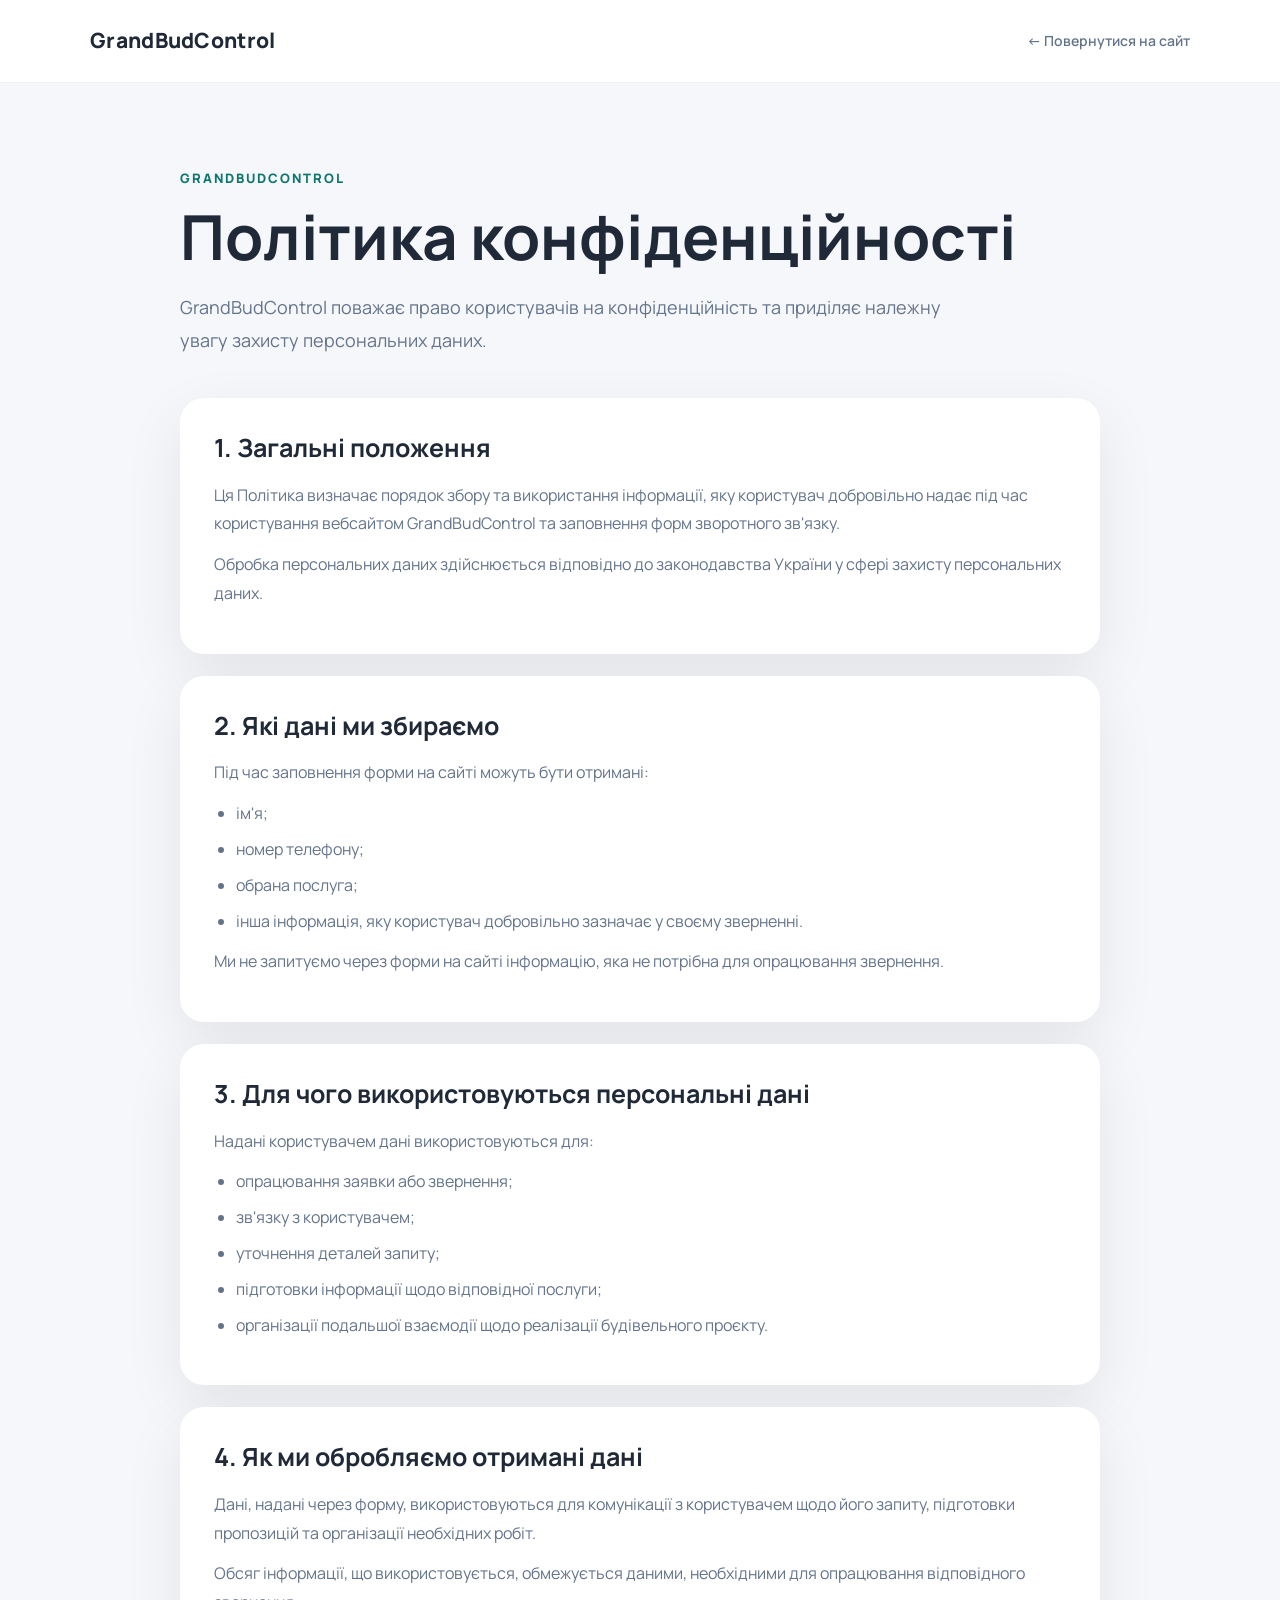
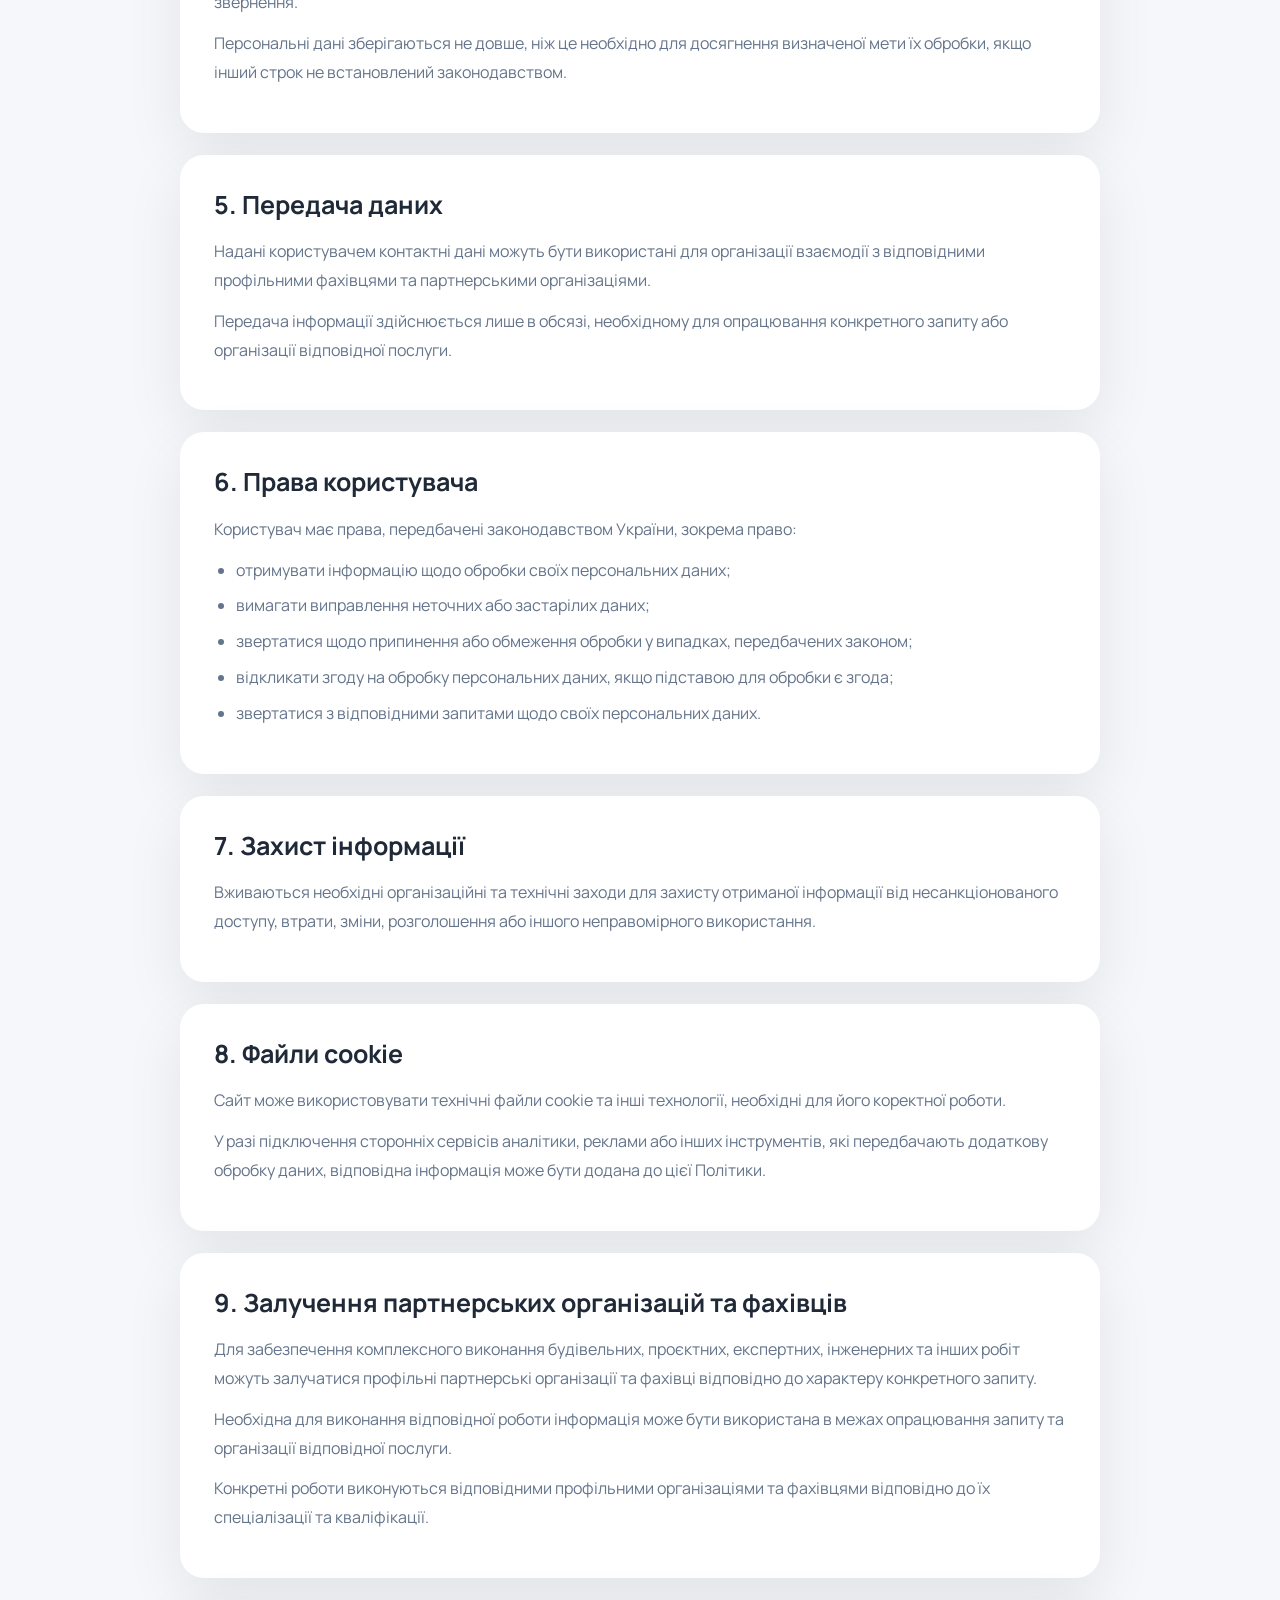
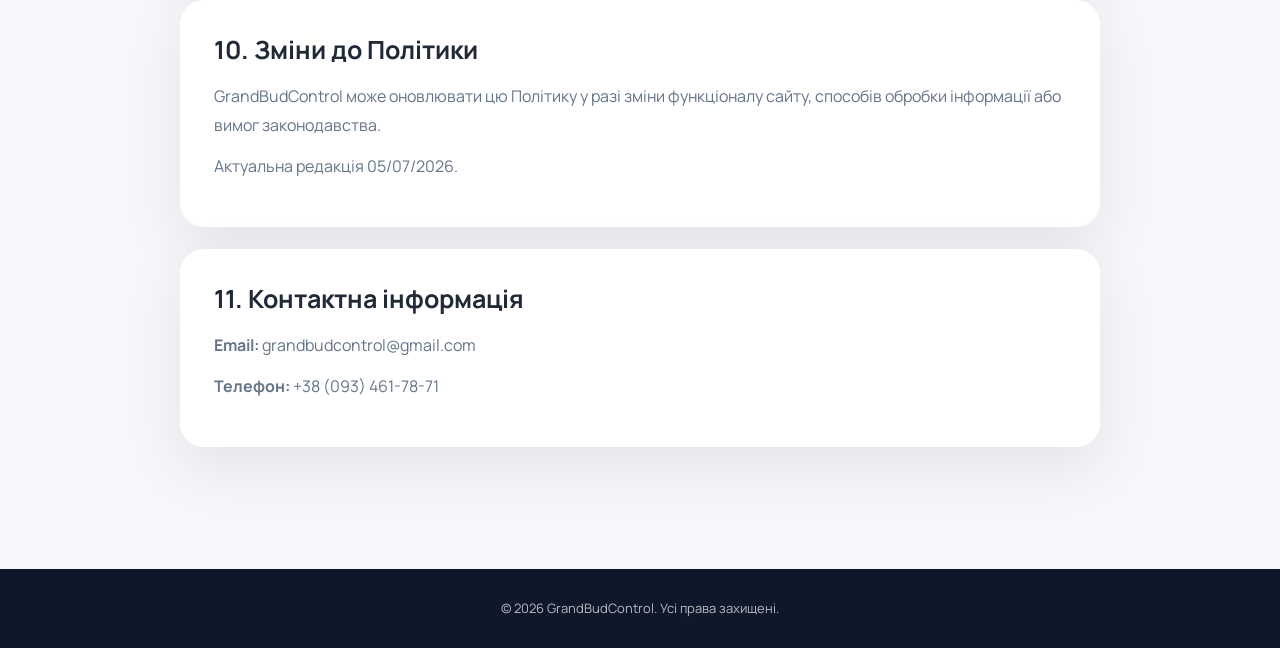
<file: privacy-policy.html>
<!doctype html>
<html lang="uk">
<head>
  <meta charset="UTF-8" />
  <meta name="viewport" content="width=device-width, initial-scale=1.0" />
  <title>Політика конфіденційності | GrandBudControl</title>
  <meta name="description" content="Політика конфіденційності GrandBudControl." />
  <link rel="preconnect" href="https://fonts.googleapis.com" />
  <link rel="preconnect" href="https://fonts.gstatic.com" crossorigin />
  <link href="https://fonts.googleapis.com/css2?family=Manrope:wght@400;500;600;700;800&display=swap" rel="stylesheet" />

  <style>
    :root {
      --primary: #0f766e;
      --primary-dark: #0a5a54;
      --secondary: #f5f7fa;
      --white: #fff;
      --text: #1f2937;
      --muted: #64748b;
      --border: #e5e7eb;
      --shadow: 0 20px 60px rgba(0,0,0,.08);
    }

    * { box-sizing: border-box; margin: 0; padding: 0; }

    html { scroll-behavior: smooth; }

    body {
      font-family: "Manrope", sans-serif;
      color: var(--text);
      background: var(--secondary);
      line-height: 1.8;
    }

    a { color: var(--primary); text-decoration: none; }
    a:hover { color: var(--primary-dark); text-decoration: underline; }

    .header {
      position: sticky;
      top: 0;
      z-index: 10;
      background: rgba(255,255,255,.92);
      backdrop-filter: blur(14px);
      border-bottom: 1px solid rgba(0,0,0,.05);
    }

    .header-inner {
      width: min(1100px, 92%);
      height: 82px;
      margin: auto;
      display: flex;
      align-items: center;
      justify-content: space-between;
      gap: 20px;
    }

    .logo {
      font-size: 21px;
      font-weight: 800;
      letter-spacing: .3px;
      color: var(--text);
    }

    .back {
      font-size: 14px;
      font-weight: 600;
      color: var(--muted);
    }

    main {
      width: min(920px, 92%);
      margin: auto;
      padding: 80px 0 100px;
    }

    .hero {
      margin-bottom: 42px;
    }

    .eyebrow {
      display: inline-block;
      margin-bottom: 14px;
      color: var(--primary);
      font-size: 13px;
      font-weight: 800;
      letter-spacing: 2px;
      text-transform: uppercase;
    }

    h1 {
      font-size: clamp(38px, 6vw, 62px);
      line-height: 1.08;
      margin-bottom: 20px;
    }

    .intro {
      color: var(--muted);
      font-size: 18px;
      max-width: 780px;
    }

    section {
      background: var(--white);
      border-radius: 24px;
      padding: 34px;
      margin-bottom: 22px;
      box-shadow: var(--shadow);
    }

    h2 {
      font-size: 25px;
      line-height: 1.3;
      margin-bottom: 16px;
    }

    p {
      color: var(--muted);
      margin-bottom: 12px;
    }

    ul {
      margin: 8px 0 12px 22px;
      color: var(--muted);
    }

    li { margin-bottom: 7px; }

    .footer {
      background: #0f172a;
      color: rgba(255,255,255,.7);
      padding: 28px 20px;
      text-align: center;
      font-size: 13px;
    }

    @media (max-width: 576px) {
      .header-inner { height: 72px; }
      .logo { font-size: 17px; }
      .back { font-size: 12px; }
      main { padding: 55px 0 70px; }
      section { padding: 24px 20px; border-radius: 18px; }
      h1 { font-size: 38px; }
      .intro { font-size: 16px; }
    }
  </style>
</head>

<body>
  <header class="header">
    <div class="header-inner">
      <a href="index.html" class="logo">GrandBudControl</a>
      <a href="index.html" class="back">← Повернутися на сайт</a>
    </div>
  </header>

  <main>
    <div class="hero">
      <span class="eyebrow">GrandBudControl</span>
      <h1>Політика конфіденційності</h1>
      <p class="intro">
        GrandBudControl поважає право користувачів на конфіденційність та приділяє
        належну увагу захисту персональних даних.
      </p>
    </div>

    <section>
      <h2>1. Загальні положення</h2>
      <p>
        Ця Політика визначає порядок збору та використання інформації, яку
        користувач добровільно надає під час користування вебсайтом
        GrandBudControl та заповнення форм зворотного зв'язку.
      </p>
      <p>
        Обробка персональних даних здійснюється відповідно до законодавства України
        у сфері захисту персональних даних.
      </p>
    </section>

    <section>
      <h2>2. Які дані ми збираємо</h2>
      <p>Під час заповнення форми на сайті можуть бути отримані:</p>
      <ul>
        <li>ім'я;</li>
        <li>номер телефону;</li>
        <li>обрана послуга;</li>
        <li>інша інформація, яку користувач добровільно зазначає у своєму зверненні.</li>
      </ul>
      <p>
        Ми не запитуємо через форми на сайті інформацію, яка не потрібна
        для опрацювання звернення.
      </p>
    </section>

    <section>
      <h2>3. Для чого використовуються персональні дані</h2>
      <p>Надані користувачем дані використовуються для:</p>
      <ul>
        <li>опрацювання заявки або звернення;</li>
        <li>зв'язку з користувачем;</li>
        <li>уточнення деталей запиту;</li>
        <li>підготовки інформації щодо відповідної послуги;</li>
        <li>організації подальшої взаємодії щодо реалізації будівельного проєкту.</li>
      </ul>
    </section>

    <section>
      <h2>4. Як ми обробляємо отримані дані</h2>
      <p>
        Дані, надані через форму, використовуються для комунікації з користувачем
        щодо його запиту, підготовки пропозицій та організації необхідних робіт.
      </p>
      <p>
        Обсяг інформації, що використовується, обмежується даними, необхідними
        для опрацювання відповідного звернення.
      </p>
      <p>
        Персональні дані зберігаються не довше, ніж це необхідно для досягнення
        визначеної мети їх обробки, якщо інший строк не встановлений законодавством.
      </p>
    </section>

    <section>
      <h2>5. Передача даних</h2>
      <p>
        Надані користувачем контактні дані можуть бути використані для організації
        взаємодії з відповідними профільними фахівцями та партнерськими організаціями.
      </p>
      <p>
        Передача інформації здійснюється лише в обсязі, необхідному для опрацювання
        конкретного запиту або організації відповідної послуги.
      </p>
    </section>

    <section>
      <h2>6. Права користувача</h2>
      <p>Користувач має права, передбачені законодавством України, зокрема право:</p>
      <ul>
        <li>отримувати інформацію щодо обробки своїх персональних даних;</li>
        <li>вимагати виправлення неточних або застарілих даних;</li>
        <li>звертатися щодо припинення або обмеження обробки у випадках, передбачених законом;</li>
        <li>відкликати згоду на обробку персональних даних, якщо підставою для обробки є згода;</li>
        <li>звертатися з відповідними запитами щодо своїх персональних даних.</li>
      </ul>
    </section>

    <section>
      <h2>7. Захист інформації</h2>
      <p>
        Вживаються необхідні організаційні та технічні заходи для захисту отриманої
        інформації від несанкціонованого доступу, втрати, зміни, розголошення
        або іншого неправомірного використання.
      </p>
    </section>

    <section>
      <h2>8. Файли cookie</h2>
      <p>
        Сайт може використовувати технічні файли cookie та інші технології,
        необхідні для його коректної роботи.
      </p>
      <p>
        У разі підключення сторонніх сервісів аналітики, реклами або інших
        інструментів, які передбачають додаткову обробку даних, відповідна
        інформація може бути додана до цієї Політики.
      </p>
    </section>

    <section>
      <h2>9. Залучення партнерських організацій та фахівців</h2>
      <p>
        Для забезпечення комплексного виконання будівельних, проєктних,
        експертних, інженерних та інших робіт можуть залучатися профільні
        партнерські організації та фахівці відповідно до характеру конкретного запиту.
      </p>
      <p>
        Необхідна для виконання відповідної роботи інформація може бути
        використана в межах опрацювання запиту та організації відповідної послуги.
      </p>
      <p>
        Конкретні роботи виконуються відповідними профільними організаціями
        та фахівцями відповідно до їх спеціалізації та кваліфікації.
      </p>
    </section>

    <section>
      <h2>10. Зміни до Політики</h2>
      <p>
        GrandBudControl може оновлювати цю Політику у разі зміни функціоналу сайту,
        способів обробки інформації або вимог законодавства.
      </p>
      <p>
        Актуальна редакція 05/07/2026.
      </p>
    </section>

    <section>
      <h2>11. Контактна інформація</h2>
      <p><strong>Email:</strong> grandbudcontrol@gmail.com</p>
      <p><strong>Телефон:</strong> +38 (093) 461-78-71</p>
    </section>
  </main>

  <footer class="footer">
    © 2026 GrandBudControl. Усі права захищені.
  </footer>
</body>
</html>
</file>
